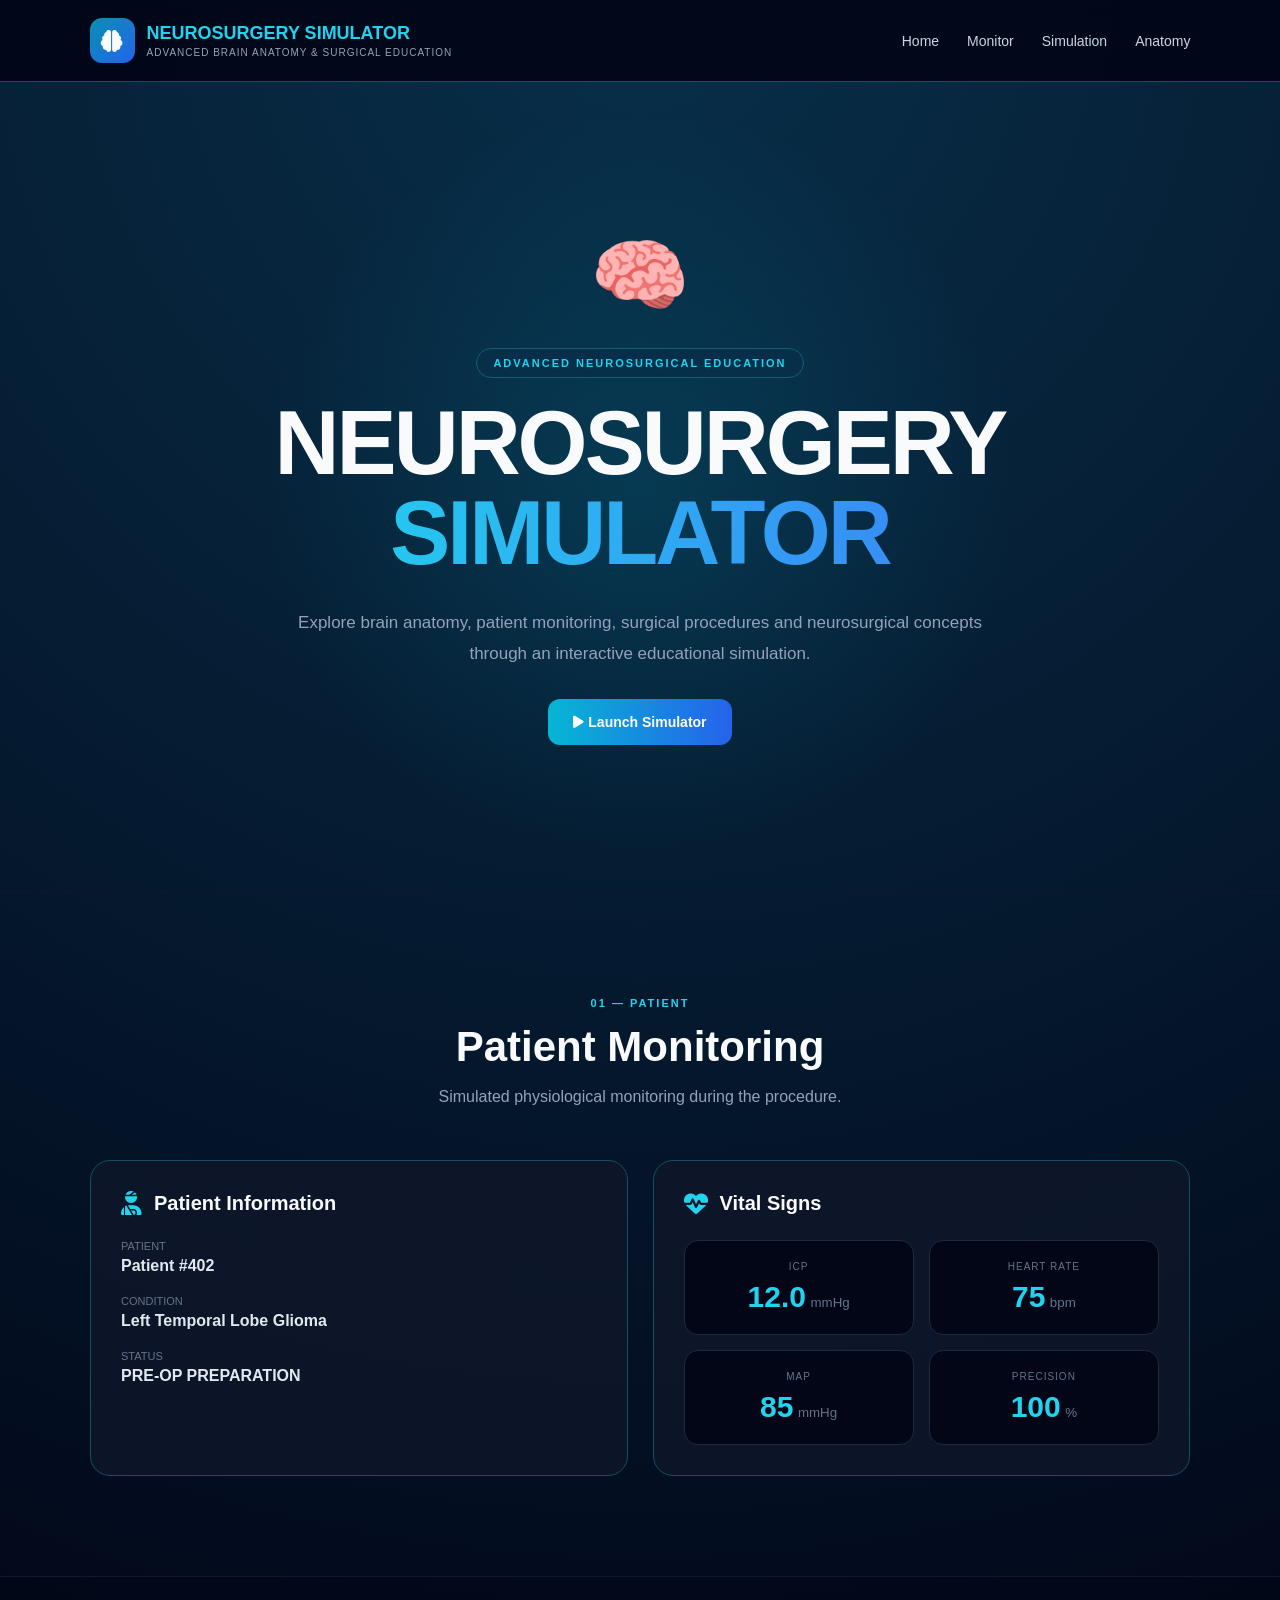
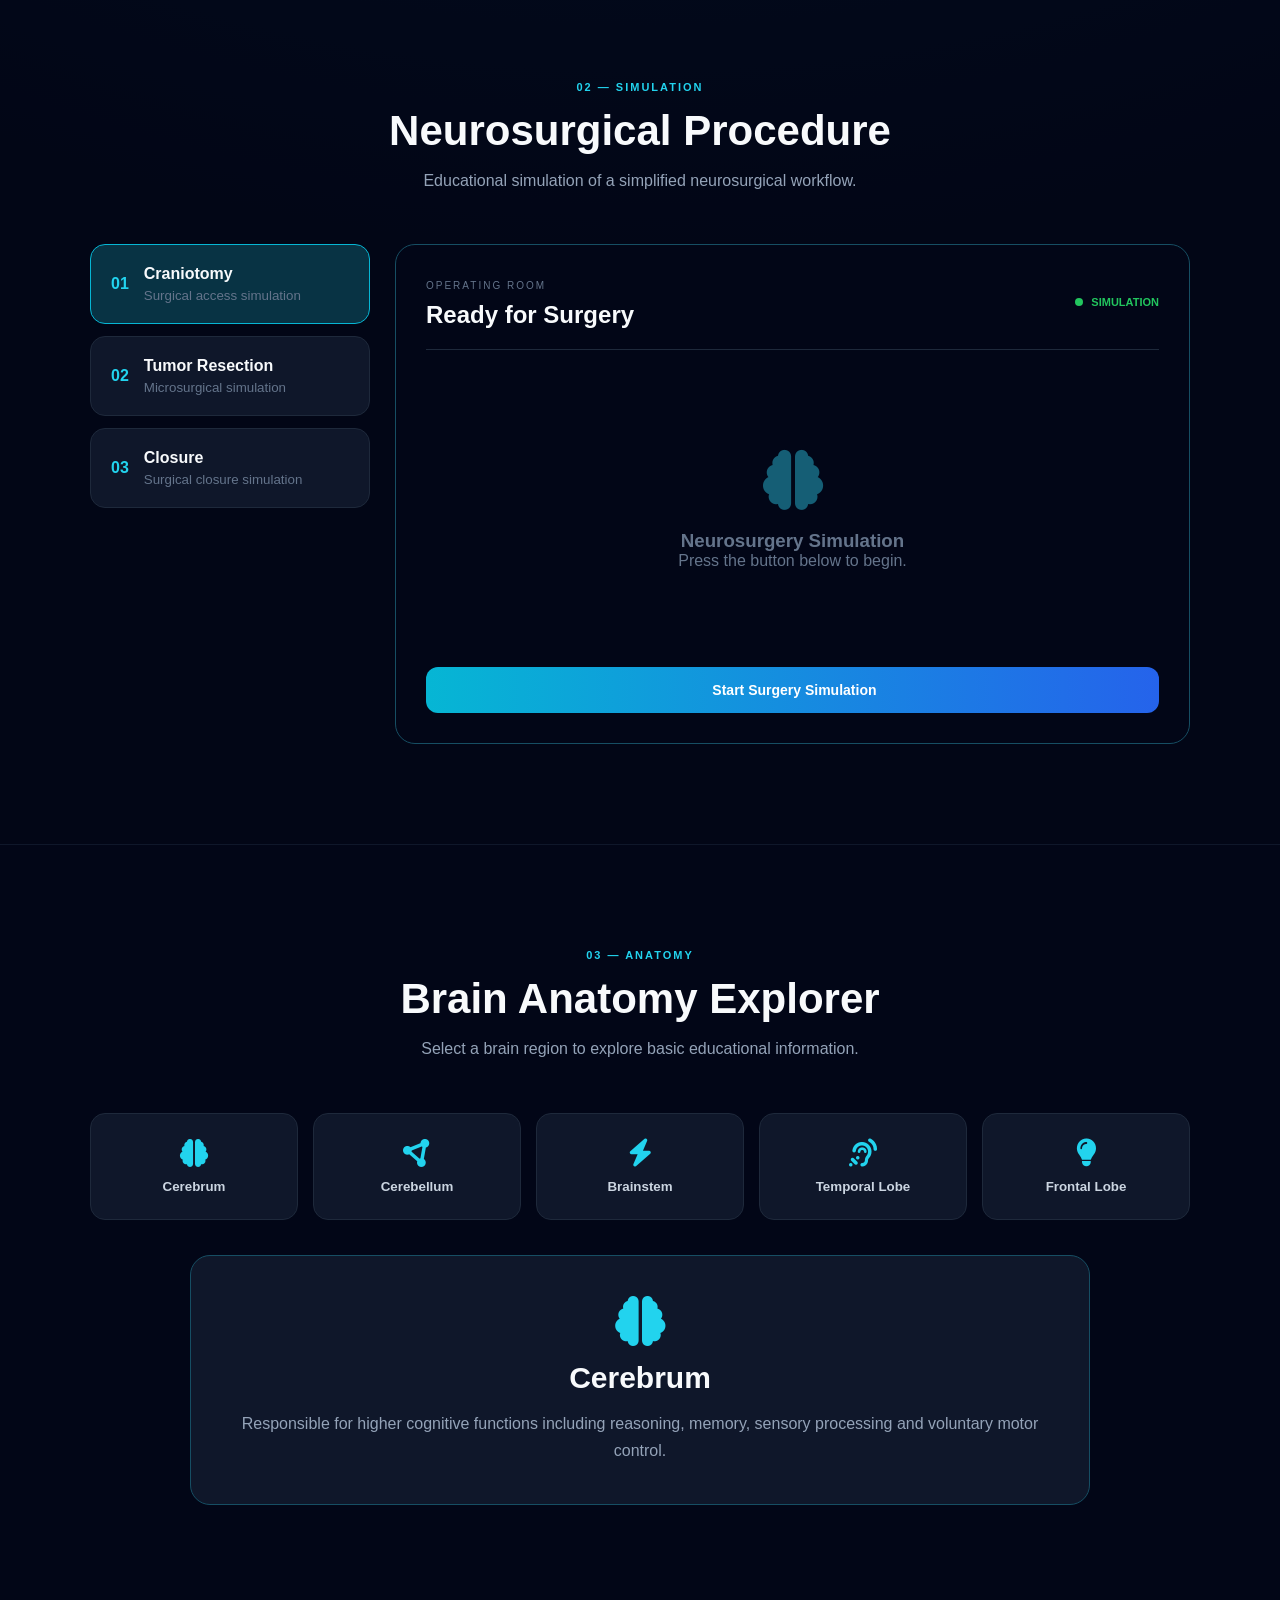
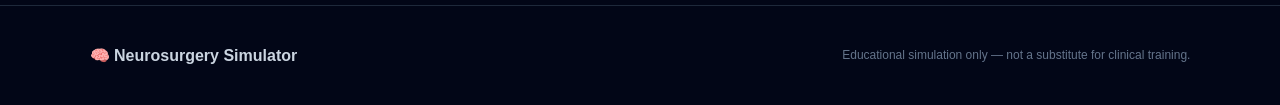
<file: index.html>
<!DOCTYPE html>
<html lang="en">

<head>
    <meta charset="UTF-8">
    <meta name="viewport" content="width=device-width, initial-scale=1.0">

    <title>NEUROSURGERY SIMULATOR — Advanced Brain Anatomy</title>

    <!-- Font Awesome -->
    <link
        rel="stylesheet"
        href="https://cdnjs.cloudflare.com/ajax/libs/font-awesome/6.4.0/css/all.min.css"
    >

    <!-- CSS -->
    <link rel="stylesheet" href="styles.css">
</head>

<body>

    <!-- ================= HEADER ================= -->

    <header class="header">

        <div class="logo-container">

            <div class="logo-icon">
                <i class="fa-solid fa-brain"></i>
            </div>

            <div>
                <div class="logo-title">
                    NEUROSURGERY SIMULATOR
                </div>

                <div class="logo-subtitle">
                    Advanced Brain Anatomy & Surgical Education
                </div>
            </div>

        </div>

        <nav>
            <a href="#home">Home</a>
            <a href="#monitor">Monitor</a>
            <a href="#simulation">Simulation</a>
            <a href="#anatomy">Anatomy</a>
        </nav>

    </header>


    <!-- ================= HERO ================= -->

    <section id="home" class="hero">

        <div class="hero-content">

            <div class="brain-icon">
                🧠
            </div>

            <div class="badge">
                ADVANCED NEUROSURGICAL EDUCATION
            </div>

            <h1>
                NEUROSURGERY
                <span>SIMULATOR</span>
            </h1>

            <p>
                Explore brain anatomy, patient monitoring,
                surgical procedures and neurosurgical concepts
                through an interactive educational simulation.
            </p>

            <button class="primary-button" onclick="startSimulator()">
                <i class="fa-solid fa-play"></i>
                Launch Simulator
            </button>

        </div>

    </section>


    <!-- ================= PATIENT ================= -->

    <section id="monitor" class="section">

        <div class="section-title">

            <span>01 — PATIENT</span>

            <h2>
                Patient Monitoring
            </h2>

            <p>
                Simulated physiological monitoring during the procedure.
            </p>

        </div>


        <div class="patient-grid">

            <div class="patient-card">

                <div class="card-header">

                    <i class="fa-solid fa-user-injured"></i>

                    <h3>
                        Patient Information
                    </h3>

                </div>

                <div class="patient-info">

                    <div>
                        <label>Patient</label>
                        <strong id="patientName">
                            Patient #402
                        </strong>
                    </div>

                    <div>
                        <label>Condition</label>
                        <strong id="condition">
                            Left Temporal Lobe Glioma
                        </strong>
                    </div>

                    <div>
                        <label>Status</label>
                        <strong id="status">
                            PRE-OP PREPARATION
                        </strong>
                    </div>

                </div>

            </div>


            <!-- VITALS -->

            <div class="vitals-card">

                <div class="card-header">

                    <i class="fa-solid fa-heart-pulse"></i>

                    <h3>
                        Vital Signs
                    </h3>

                </div>

                <div class="vitals-grid">

                    <div class="vital">
                        <span>ICP</span>
                        <strong id="icp">12.0</strong>
                        <small>mmHg</small>
                    </div>

                    <div class="vital">
                        <span>HEART RATE</span>
                        <strong id="heartRate">75</strong>
                        <small>bpm</small>
                    </div>

                    <div class="vital">
                        <span>MAP</span>
                        <strong id="map">85</strong>
                        <small>mmHg</small>
                    </div>

                    <div class="vital">
                        <span>PRECISION</span>
                        <strong id="precision">100</strong>
                        <small>%</small>
                    </div>

                </div>

            </div>

        </div>

    </section>


    <!-- ================= SURGERY ================= -->

    <section id="simulation" class="section simulation-section">

        <div class="section-title">

            <span>02 — SIMULATION</span>

            <h2>
                Neurosurgical Procedure
            </h2>

            <p>
                Educational simulation of a simplified neurosurgical workflow.
            </p>

        </div>


        <div class="simulation-container">

            <div class="procedure-list">

                <div class="procedure active" id="procedure1">

                    <span>01</span>

                    <div>
                        <strong>Craniotomy</strong>
                        <small>
                            Surgical access simulation
                        </small>
                    </div>

                </div>


                <div class="procedure" id="procedure2">

                    <span>02</span>

                    <div>
                        <strong>Tumor Resection</strong>
                        <small>
                            Microsurgical simulation
                        </small>
                    </div>

                </div>


                <div class="procedure" id="procedure3">

                    <span>03</span>

                    <div>
                        <strong>Closure</strong>
                        <small>
                            Surgical closure simulation
                        </small>
                    </div>

                </div>

            </div>


            <div class="operation-panel">

                <div class="operation-header">

                    <div>
                        <span>OPERATING ROOM</span>

                        <h3 id="operationTitle">
                            Ready for Surgery
                        </h3>
                    </div>

                    <div class="status-light">
                        <span></span>
                        SIMULATION
                    </div>

                </div>


                <div id="operationOutput" class="operation-output">

                    <div class="empty-operation">

                        <i class="fa-solid fa-brain"></i>

                        <h3>
                            Neurosurgery Simulation
                        </h3>

                        <p>
                            Press the button below to begin.
                        </p>

                    </div>

                </div>


                <button
                    id="startSurgeryButton"
                    class="surgery-button"
                    onclick="runSimulation()"
                >

                    <i class="fa-solid fa-scalpel"></i>

                    Start Surgery Simulation

                </button>

            </div>

        </div>

    </section>


    <!-- ================= ANATOMY ================= -->

    <section id="anatomy" class="section">

        <div class="section-title">

            <span>03 — ANATOMY</span>

            <h2>
                Brain Anatomy Explorer
            </h2>

            <p>
                Select a brain region to explore basic educational information.
            </p>

        </div>


        <div class="anatomy-grid">

            <button onclick="showAnatomy('cerebrum')">
                <i class="fa-solid fa-brain"></i>
                Cerebrum
            </button>

            <button onclick="showAnatomy('cerebellum')">
                <i class="fa-solid fa-circle-nodes"></i>
                Cerebellum
            </button>

            <button onclick="showAnatomy('brainstem')">
                <i class="fa-solid fa-bolt"></i>
                Brainstem
            </button>

            <button onclick="showAnatomy('temporal')">
                <i class="fa-solid fa-ear-listen"></i>
                Temporal Lobe
            </button>

            <button onclick="showAnatomy('frontal')">
                <i class="fa-solid fa-lightbulb"></i>
                Frontal Lobe
            </button>

        </div>


        <div class="anatomy-display">

            <i id="anatomyIcon" class="fa-solid fa-brain"></i>

            <h3 id="anatomyTitle">
                Cerebrum
            </h3>

            <p id="anatomyDescription">
                Responsible for higher cognitive functions including
                reasoning, memory, sensory processing and voluntary
                motor control.
            </p>

        </div>

    </section>


    <!-- ================= FOOTER ================= -->

    <footer>

        <div>
            🧠
            <strong>
                Neurosurgery Simulator
            </strong>
        </div>

        <p>
            Educational simulation only — not a substitute for clinical training.
        </p>

    </footer>


    <!-- JavaScript -->
    <script src="script.js"></script>

</body>

</html>
</file>
<file: styles.css>
/* =========================================================
   NEUROSURGERY SIMULATOR
   STYLE SHEET
========================================================= */


/* ================= GLOBAL ================= */

* {
    margin: 0;
    padding: 0;
    box-sizing: border-box;
}


html {
    scroll-behavior: smooth;
}


body {
    font-family: Arial, Helvetica, sans-serif;

    background:
        radial-gradient(
            circle at top,
            #082f49,
            #020617 55%
        );

    color: #f8fafc;

    min-height: 100vh;
}


/* ================= HEADER ================= */

.header {

    position: sticky;

    top: 0;

    z-index: 1000;

    display: flex;

    justify-content: space-between;

    align-items: center;

    padding: 18px 7%;

    background: rgba(2, 6, 23, 0.92);

    border-bottom: 1px solid #164e63;

    backdrop-filter: blur(15px);
}


.logo-container {

    display: flex;

    align-items: center;

    gap: 12px;
}


.logo-icon {

    width: 45px;

    height: 45px;

    display: flex;

    justify-content: center;

    align-items: center;

    border-radius: 12px;

    background: linear-gradient(
        135deg,
        #0891b2,
        #2563eb
    );

    font-size: 22px;
}


.logo-title {

    font-size: 18px;

    font-weight: 800;

    color: #22d3ee;
}


.logo-subtitle {

    font-size: 10px;

    color: #94a3b8;

    letter-spacing: 1px;

    text-transform: uppercase;

    margin-top: 3px;
}


nav {

    display: flex;

    gap: 28px;
}


nav a {

    color: #cbd5e1;

    text-decoration: none;

    font-size: 14px;

    transition: 0.3s;
}


nav a:hover {

    color: #22d3ee;
}


/* ================= HERO ================= */

.hero {

    min-height: 90vh;

    display: flex;

    align-items: center;

    justify-content: center;

    text-align: center;

    padding: 80px 20px;

    background:
        radial-gradient(
            circle,
            rgba(6, 182, 212, 0.15),
            transparent 50%
        );
}


.hero-content {

    max-width: 900px;
}


.brain-icon {

    font-size: 80px;

    margin-bottom: 25px;

    animation: floating 3s ease-in-out infinite;
}


@keyframes floating {

    0% {
        transform: translateY(0);
    }

    50% {
        transform: translateY(-15px);
    }

    100% {
        transform: translateY(0);
    }
}


.badge {

    display: inline-block;

    padding: 8px 16px;

    border-radius: 30px;

    border: 1px solid #155e75;

    background: #082f49;

    color: #22d3ee;

    font-size: 11px;

    font-weight: bold;

    letter-spacing: 2px;

    margin-bottom: 20px;
}


.hero h1 {

    font-size: clamp(45px, 8vw, 90px);

    line-height: 1;

    font-weight: 900;

    letter-spacing: -3px;
}


.hero h1 span {

    display: block;

    background: linear-gradient(
        90deg,
        #22d3ee,
        #3b82f6
    );

    background-clip: text;

    -webkit-background-clip: text;

    color: transparent;
}


.hero p {

    max-width: 700px;

    margin: 30px auto;

    color: #94a3b8;

    line-height: 1.8;

    font-size: 17px;
}


/* ================= BUTTONS ================= */

.primary-button,
.surgery-button {

    border: none;

    cursor: pointer;

    padding: 15px 25px;

    border-radius: 12px;

    font-weight: bold;

    font-size: 14px;

    background: linear-gradient(
        90deg,
        #06b6d4,
        #2563eb
    );

    color: white;

    transition: 0.3s;
}


.primary-button:hover,
.surgery-button:hover {

    transform: translateY(-3px);

    box-shadow:
        0 10px 30px rgba(
            6,
            182,
            212,
            0.25
        );
}


/* ================= SECTION ================= */

.section {

    padding: 100px 7%;

    border-top: 1px solid #0f172a;
}


.section-title {

    text-align: center;

    max-width: 750px;

    margin: 0 auto 50px;
}


.section-title span {

    color: #22d3ee;

    font-size: 11px;

    font-weight: bold;

    letter-spacing: 2px;
}


.section-title h2 {

    font-size: 42px;

    margin: 12px 0;
}


.section-title p {

    color: #94a3b8;

    line-height: 1.7;
}


/* ================= PATIENT ================= */

.patient-grid {

    max-width: 1100px;

    margin: auto;

    display: grid;

    grid-template-columns:
        repeat(
            2,
            1fr
        );

    gap: 25px;
}


.patient-card,
.vitals-card {

    background: rgba(
        15,
        23,
        42,
        0.85
    );

    border: 1px solid #164e63;

    border-radius: 20px;

    padding: 30px;
}


.card-header {

    display: flex;

    align-items: center;

    gap: 12px;

    margin-bottom: 25px;
}


.card-header i {

    color: #22d3ee;

    font-size: 24px;
}


.card-header h3 {

    font-size: 20px;
}


.patient-info {

    display: grid;

    gap: 20px;
}


.patient-info label {

    display: block;

    color: #64748b;

    font-size: 11px;

    margin-bottom: 5px;

    text-transform: uppercase;
}


.patient-info strong {

    color: #e2e8f0;
}


/* ================= VITALS ================= */

.vitals-grid {

    display: grid;

    grid-template-columns:
        repeat(
            2,
            1fr
        );

    gap: 15px;
}


.vital {

    background: #020617;

    border: 1px solid #1e293b;

    padding: 20px;

    border-radius: 14px;

    text-align: center;
}


.vital span {

    display: block;

    color: #64748b;

    font-size: 10px;

    letter-spacing: 1px;
}


.vital strong {

    display: inline-block;

    font-size: 30px;

    color: #22d3ee;

    margin-top: 8px;
}


.vital small {

    color: #64748b;
}


/* ================= SIMULATION ================= */

.simulation-section {

    background:
        rgba(
            2,
            6,
            23,
            0.5
        );
}


.simulation-container {

    max-width: 1100px;

    margin: auto;

    display: grid;

    grid-template-columns:
        280px 1fr;

    gap: 25px;
}


.procedure-list {

    display: flex;

    flex-direction: column;

    gap: 12px;
}


.procedure {

    display: flex;

    align-items: center;

    gap: 15px;

    padding: 20px;

    border-radius: 15px;

    border: 1px solid #1e293b;

    background: #0f172a;

    transition: 0.3s;
}


.procedure.active {

    border-color: #06b6d4;

    background: #083344;
}


.procedure > span {

    color: #22d3ee;

    font-weight: bold;
}


.procedure strong {

    display: block;
}


.procedure small {

    color: #64748b;

    display: block;

    margin-top: 5px;
}


/* ================= OPERATION PANEL ================= */

.operation-panel {

    background: #020617;

    border: 1px solid #164e63;

    border-radius: 20px;

    padding: 30px;

    min-height: 500px;

    display: flex;

    flex-direction: column;
}


.operation-header {

    display: flex;

    justify-content: space-between;

    align-items: center;

    padding-bottom: 20px;

    border-bottom: 1px solid #1e293b;
}


.operation-header span {

    color: #64748b;

    font-size: 10px;

    letter-spacing: 2px;
}


.operation-header h3 {

    margin-top: 8px;

    font-size: 24px;
}


.status-light {

    color: #22c55e;

    font-size: 11px;

    font-weight: bold;
}


.status-light span {

    display: inline-block;

    width: 8px;

    height: 8px;

    background: #22c55e;

    border-radius: 50%;

    margin-right: 5px;
}


.operation-output {

    flex: 1;

    padding: 30px 0;

    overflow-y: auto;

    max-height: 350px;
}


.empty-operation {

    text-align: center;

    margin-top: 70px;

    color: #64748b;
}


.empty-operation i {

    font-size: 60px;

    color: #155e75;

    margin-bottom: 20px;
}


.simulation-line {

    padding: 14px;

    margin-bottom: 8px;

    border-left: 3px solid #06b6d4;

    background: #0f172a;

    color: #cbd5e1;

    border-radius: 5px;

    animation: fadeIn 0.4s ease;
}


@keyframes fadeIn {

    from {
        opacity: 0;
        transform: translateX(-10px);
    }

    to {
        opacity: 1;
        transform: translateX(0);
    }
}


.surgery-button {

    width: 100%;

    margin-top: 15px;
}


/* ================= ANATOMY ================= */

.anatomy-grid {

    max-width: 1100px;

    margin: auto;

    display: grid;

    grid-template-columns:
        repeat(
            auto-fit,
            minmax(
                180px,
                1fr
            )
        );

    gap: 15px;
}


.anatomy-grid button {

    padding: 25px;

    border-radius: 15px;

    background: #0f172a;

    color: #cbd5e1;

    border: 1px solid #1e293b;

    cursor: pointer;

    font-weight: bold;

    transition: 0.3s;
}


.anatomy-grid button i {

    display: block;

    color: #22d3ee;

    font-size: 28px;

    margin-bottom: 12px;
}


.anatomy-grid button:hover {

    border-color: #06b6d4;

    transform: translateY(-4px);
}


.anatomy-display {

    max-width: 900px;

    margin: 35px auto 0;

    padding: 40px;

    text-align: center;

    background: #0f172a;

    border: 1px solid #164e63;

    border-radius: 20px;
}


.anatomy-display i {

    font-size: 50px;

    color: #22d3ee;

    margin-bottom: 15px;
}


.anatomy-display h3 {

    font-size: 30px;

    margin-bottom: 15px;
}


.anatomy-display p {

    color: #94a3b8;

    line-height: 1.7;
}


/* ================= FOOTER ================= */

footer {

    padding: 40px 7%;

    border-top: 1px solid #1e293b;

    background: #020617;

    display: flex;

    justify-content: space-between;

    align-items: center;

    gap: 20px;
}


footer strong {

    color: #cbd5e1;
}


footer p {

    color: #64748b;

    font-size: 12px;
}


/* ================= MOBILE ================= */

@media (max-width: 800px) {

    nav {
        display: none;
    }

    .patient-grid {

        grid-template-columns: 1fr;

    }

    .simulation-container {

        grid-template-columns: 1fr;

    }

    .hero h1 {

        font-size: 48px;

    }

    .section-title h2 {

        font-size: 32px;

    }

    footer {

        flex-direction: column;

        text-align: center;

    }

}
</file>
